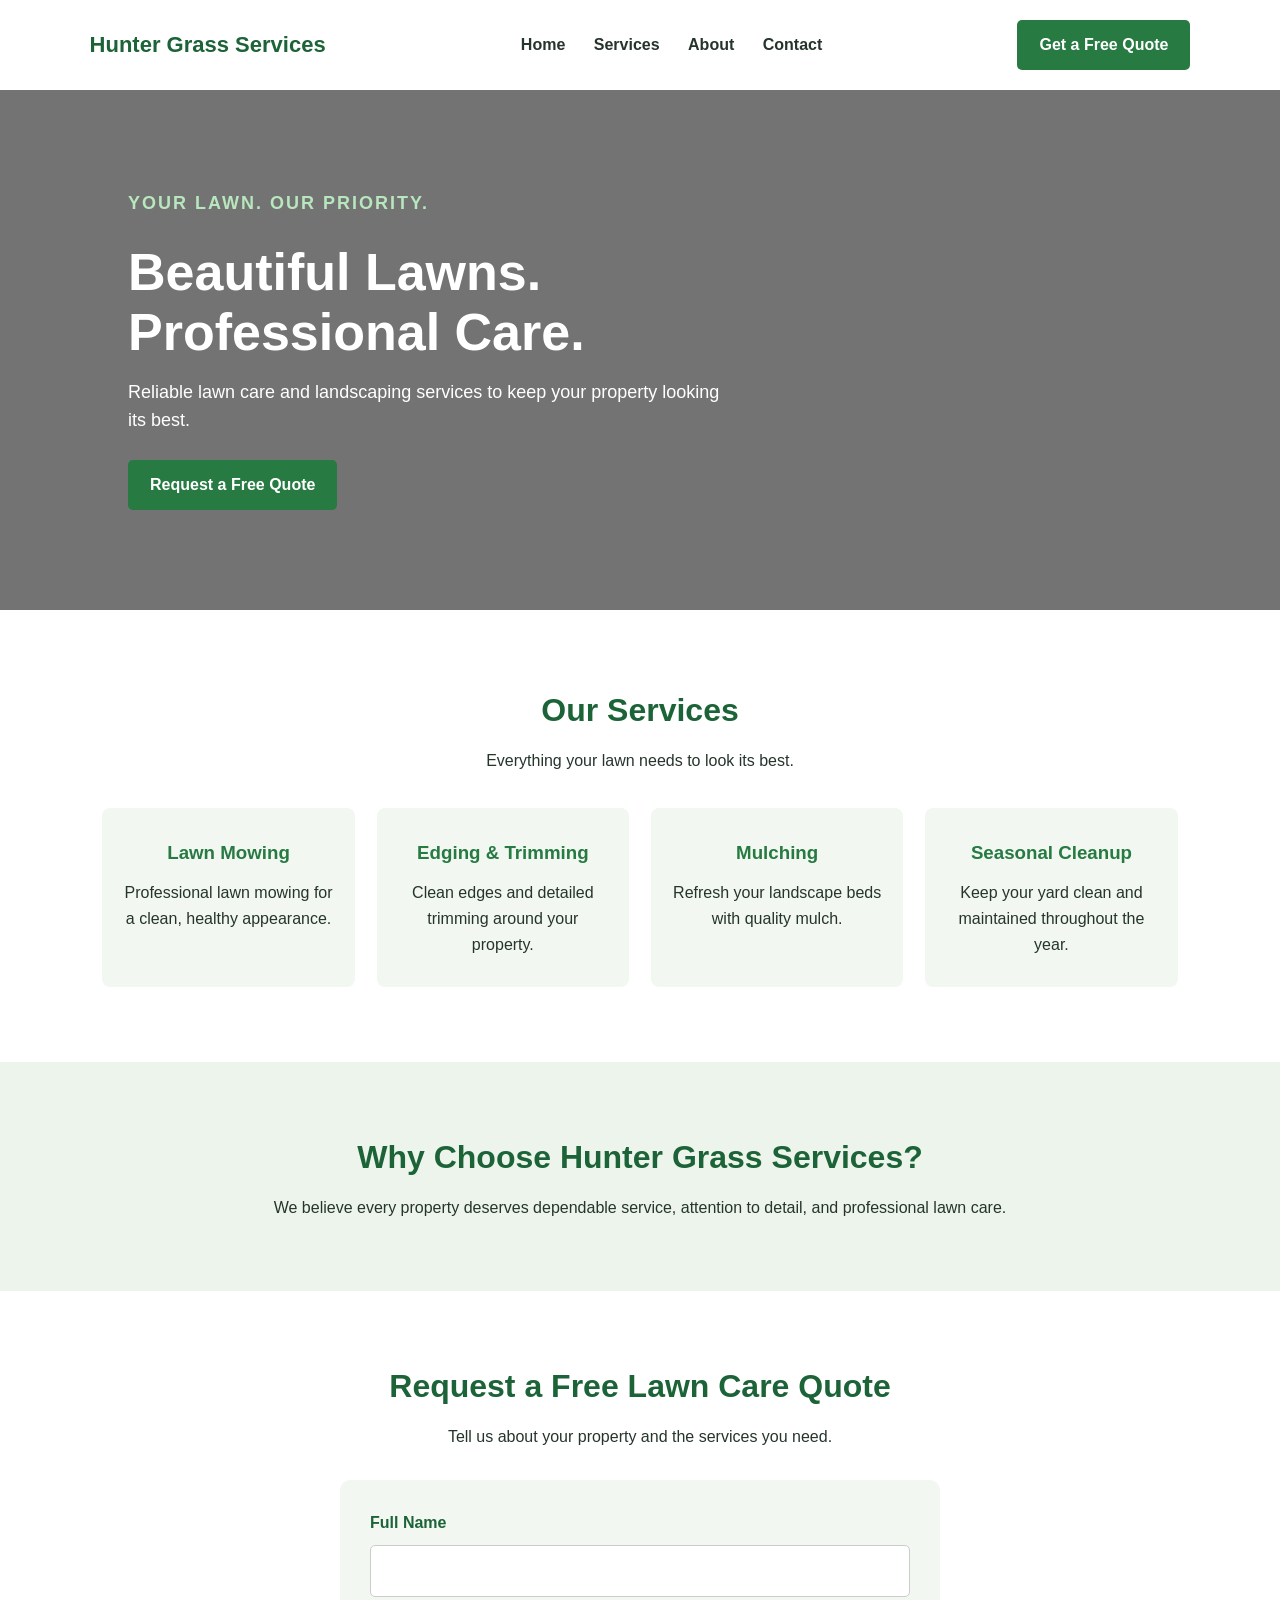
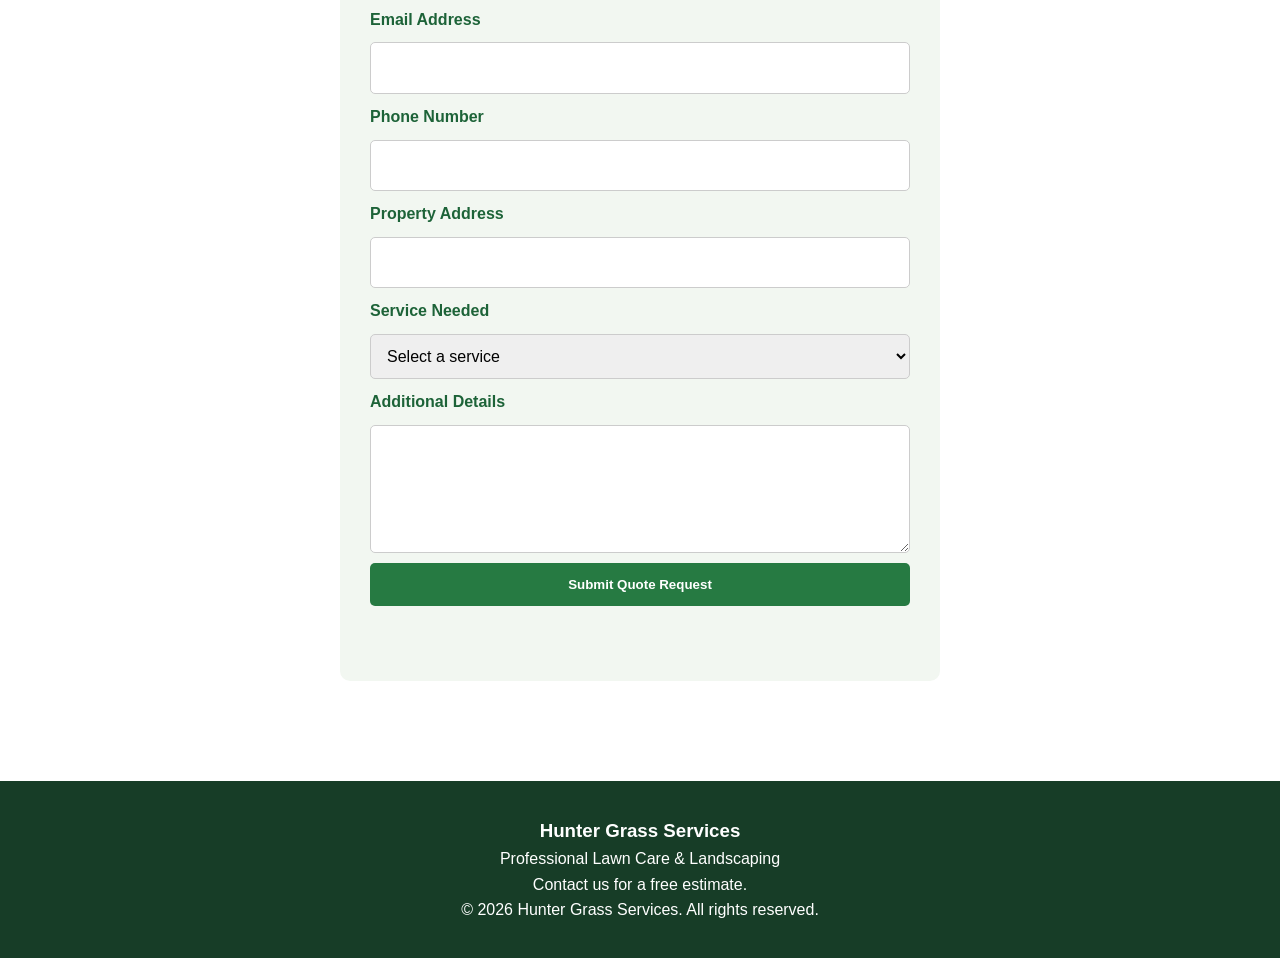
<file: wwwroot/index.html>
<!DOCTYPE html>
<html lang="en">
<head>
    <meta charset="UTF-8">
    <meta name="viewport" content="width=device-width, initial-scale=1.0">
    <title>Hunter Grass Services | Professional Lawn Care</title>
    <link rel="stylesheet" href="style.css">
</head>
<body>

    <header class="navbar">
        <div class="logo">Hunter Grass Services</div>

        <nav>
            <a href="#home">Home</a>
            <a href="#services">Services</a>
            <a href="#about">About</a>
            <a href="#contact">Contact</a>
        </nav>

        <a href="#quote" class="nav-button">Get a Free Quote</a>
    </header>

    <section class="hero" id="home">
        <div class="hero-content">
            <p class="eyebrow">YOUR LAWN. OUR PRIORITY.</p>

            <h1>Beautiful Lawns.<br>Professional Care.</h1>

            <p>
                Reliable lawn care and landscaping services
                to keep your property looking its best.
            </p>

            <a href="#quote" class="primary-button">
                Request a Free Quote
            </a>
        </div>
    </section>

    <section class="services" id="services">
        <h2>Our Services</h2>
        <p>Everything your lawn needs to look its best.</p>

        <div class="service-grid">
            <div class="service-card">
                <h3>Lawn Mowing</h3>
                <p>Professional lawn mowing for a clean, healthy appearance.</p>
            </div>

            <div class="service-card">
                <h3>Edging & Trimming</h3>
                <p>Clean edges and detailed trimming around your property.</p>
            </div>

            <div class="service-card">
                <h3>Mulching</h3>
                <p>Refresh your landscape beds with quality mulch.</p>
            </div>

            <div class="service-card">
                <h3>Seasonal Cleanup</h3>
                <p>Keep your yard clean and maintained throughout the year.</p>
            </div>
        </div>
    </section>

    <section class="about" id="about">
        <h2>Why Choose Hunter Grass Services?</h2>
        <p>
            We believe every property deserves dependable service,
            attention to detail, and professional lawn care.
        </p>
    </section>

    
<section class="quote" id="quote">
    <h2>Request a Free Lawn Care Quote</h2>
    <p>Tell us about your property and the services you need.</p>

    <form id="quoteForm" class="quote-form">

        <label for="customerName">Full Name</label>
        <input type="text" id="customerName"
               name="customerName" required>

        <label for="email">Email Address</label>
        <input type="email" id="email"
               name="email" required>

        <label for="phone">Phone Number</label>
        <input type="tel" id="phone"
               name="phone" required>

        <label for="address">Property Address</label>
        <input type="text" id="address"
               name="address" required>

        <label for="service">Service Needed</label>
        <select id="service" name="service" required>
            <option value="">Select a service</option>
            <option value="Lawn Mowing">Lawn Mowing</option>
            <option value="Edging & Trimming">Edging & Trimming</option>
            <option value="Mulching">Mulching</option>
            <option value="Seasonal Cleanup">Seasonal Cleanup</option>
        </select>

        <label for="message">Additional Details</label>
        <textarea id="message" name="message"
                  rows="4"></textarea>

        <button type="submit" class="primary-button">
            Submit Quote Request
        </button>

        <p id="formMessage" role="status" aria-live="polite"></p>

    </form>
</section>


    <footer id="contact">
        <h3>Hunter Grass Services</h3>
        <p>Professional Lawn Care & Landscaping</p>
        <p>Contact us for a free estimate.</p>
        <p>&copy; 2026 Hunter Grass Services. All rights reserved.</p>
    </footer>

    <script src="js/app.js" defer></script>

</body>
</html>
</file>
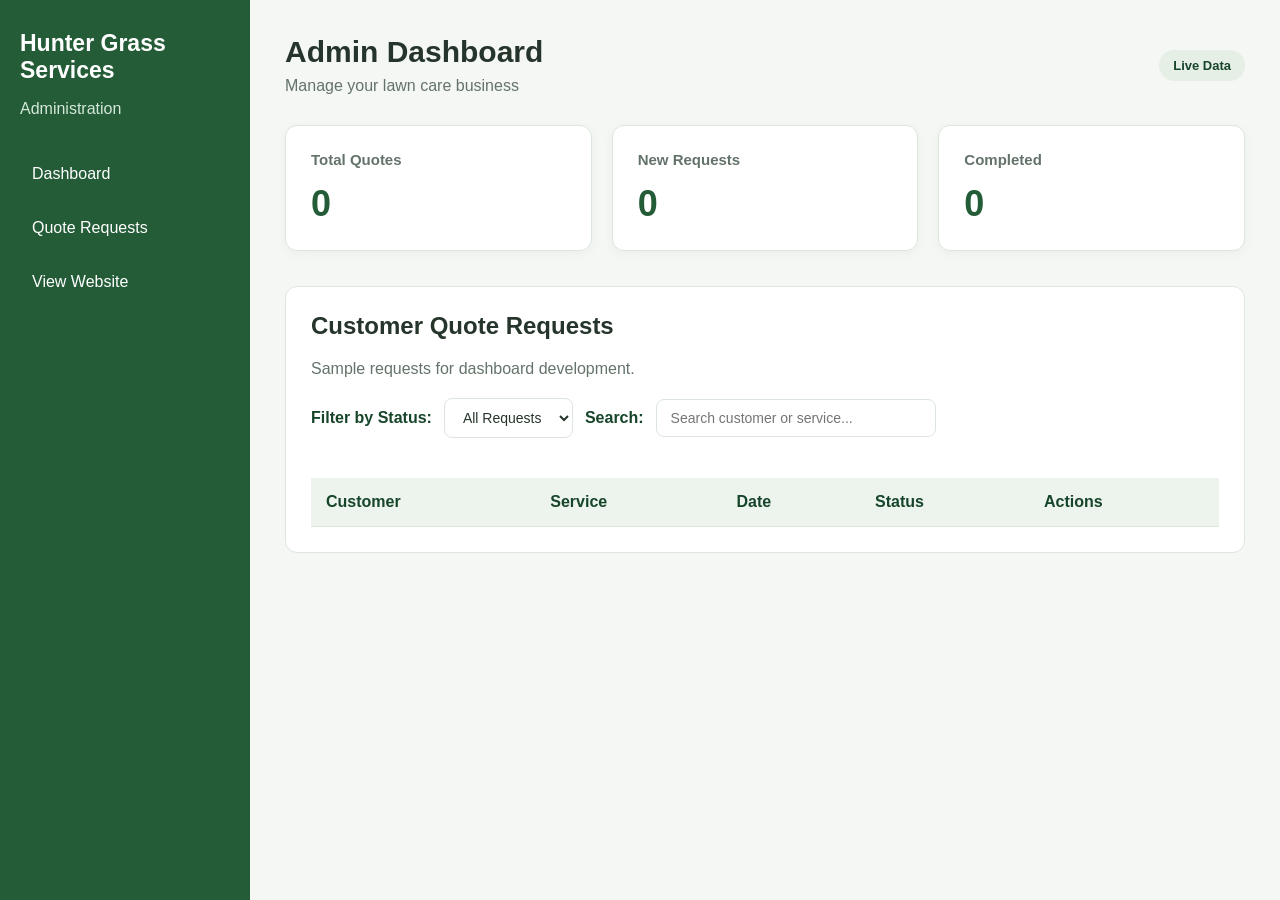
<file: wwwroot/admin/index.html>
<!DOCTYPE html>
<html lang="en">
<head>
    <meta charset="UTF-8">
    <meta name="viewport"
          content="width=device-width, initial-scale=1.0">

    <title>Admin Dashboard | Hunter Grass Services</title>

    <link rel="stylesheet" href="admin.css">
    <script src="admin.js" defer></script>
</head>
<body>

    <!-- =====================================
         Dashboard Layout
         ===================================== -->

    <div class="dashboard-container">

        <!-- Sidebar Navigation -->

        <aside class="sidebar">

            <h2>Hunter Grass Services</h2>

            <p>Administration</p>

            <nav aria-label="Admin navigation">

                <a href="#dashboard">Dashboard</a>

                <a href="#quotes">Quote Requests</a>

                <a href="/">View Website</a>

            </nav>

        </aside>

        <!-- =================================
             Main Dashboard
             ================================= -->

        <main class="main-content" id="dashboard">

            <!-- Dashboard Header -->

            <header class="dashboard-header">

                <div>

                    <h1>Admin Dashboard</h1>

                    <p>Manage your lawn care business</p>

                </div>

                <!-- Header Actions -->

                <div class="header-actions">

                    <span class="demo-label">
                        Demo Mode
                    </span>

                    <button
                        type="button"
                        id="resetDemo"
                        class="reset-demo-button">
                        Reset Demo
                    </button>

                </div>

            </header>

            <!-- =================================
                 Dashboard Statistics
                 ================================= -->

            <section class="stats"
                     aria-label="Dashboard statistics">

                <!-- Total Quotes -->

                <div class="stat-card">

                    <h3>Total Quotes</h3>

                    <p id="totalQuotes">0</p>

                </div>

                <!-- New Requests -->

                <div class="stat-card">

                    <h3>New Requests</h3>

                    <p id="newQuotes">0</p>

                </div>

                <!-- Completed Quotes -->

                <div class="stat-card">

                    <h3>Completed</h3>

                    <p id="completedQuotes">0</p>

                </div>

            </section>

            <!-- =================================
                 Customer Quote Requests
                 ================================= -->

            <section class="quotes-section" id="quotes">

                <h2>Customer Quote Requests</h2>

                <p>
                    Sample requests for dashboard development.
                </p>

                <!-- Status Filter and Search -->

                <div class="filter-container">

                    <label for="statusFilter">
                        Filter by Status:
                    </label>

                    <select id="statusFilter">

                        <option value="All">
                            All Requests
                        </option>

                        <option value="New">
                            New
                        </option>

                        <option value="Contacted">
                            Contacted
                        </option>

                        <option value="Completed">
                            Completed
                        </option>

                    </select>

                    <!-- Customer Search -->

                    <label for="searchInput">
                        Search:
                    </label>

                    <input
                        type="search"
                        id="searchInput"
                        placeholder="Search customer or service..."
                    >

                </div>

                <!-- Quote Requests Table -->

                <div class="table-wrapper">

                    <table>

                        <thead>

                            <tr>

                                <th scope="col">Customer</th>

                                <th scope="col">Service</th>

                                <th scope="col">Date</th>

                                <th scope="col">Status</th>

                                <th scope="col">Actions</th>

                            </tr>

                        </thead>

                        <tbody id="quotesTable">

                            <!-- JavaScript will insert sample rows -->

                        </tbody>

                    </table>

                </div>

            </section>

        </main>

    </div>

    <!-- =====================================
         Quote Details Popup
         ===================================== -->

    <dialog
        id="quoteDetailsDialog"
        class="quote-dialog"
        aria-labelledby="detailsTitle">

        <!-- Popup Header -->

        <div class="dialog-header">

            <h2 id="detailsTitle">
                Quote Request Details
            </h2>

            <button
                type="button"
                id="closeDetails"
                class="close-button"
                aria-label="Close quote details">
                &times;
            </button>

        </div>

        <!-- =================================
             Popup Content
             ================================= -->

        <div class="dialog-content">

            <!-- Quote ID -->

            <p>
                <strong>Quote ID:</strong>
                <span id="detailId"></span>
            </p>

            <!-- Customer Name -->

            <p>
                <strong>Customer:</strong>
                <span id="detailCustomer"></span>
            </p>

            <!-- Customer Email -->

            <p>
                <strong>Email:</strong>
                <span id="detailEmail"></span>
            </p>

            <!-- Customer Phone -->

            <p>
                <strong>Phone:</strong>
                <span id="detailPhone"></span>
            </p>

            <!-- Customer Address -->

            <p>
                <strong>Address:</strong>
                <span id="detailAddress"></span>
            </p>

            <!-- Requested Service -->

            <p>
                <strong>Service:</strong>
                <span id="detailService"></span>
            </p>

            <!-- Request Date -->

            <p>
                <strong>Date:</strong>
                <span id="detailDate"></span>
            </p>

            <!-- Current Quote Status -->

            <p>
                <strong>Status:</strong>
                <span id="detailStatus"></span>
            </p>

            <!-- =================================
                 Update Quote Status
                 ================================= -->

            <div class="status-update-container">

                <label for="updateStatus">
                    Update Quote Status:
                </label>

                <select id="updateStatus">

                    <option value="New">
                        New
                    </option>

                    <option value="Contacted">
                        Contacted
                    </option>

                    <option value="Completed">
                        Completed
                    </option>

                </select>

                <!-- Save Status Button -->

                <button
                    type="button"
                    id="saveStatus">
                    Save Status
                </button>

                <!-- Status Update Confirmation -->

                <p
                    id="statusUpdateMessage"
                    role="status"
                    aria-live="polite">
                </p>

            </div>

            <!-- Customer Message -->

            <p>
                <strong>Customer Message:</strong>
            </p>

            <p id="detailMessage"></p>

        </div>

        <!-- =================================
             Popup Footer
             ================================= -->

        <div class="dialog-footer">

            <button
                type="button"
                id="closeDetailsFooter">
                Close Details
            </button>

        </div>

    </dialog>

</body>
</html>
</file>
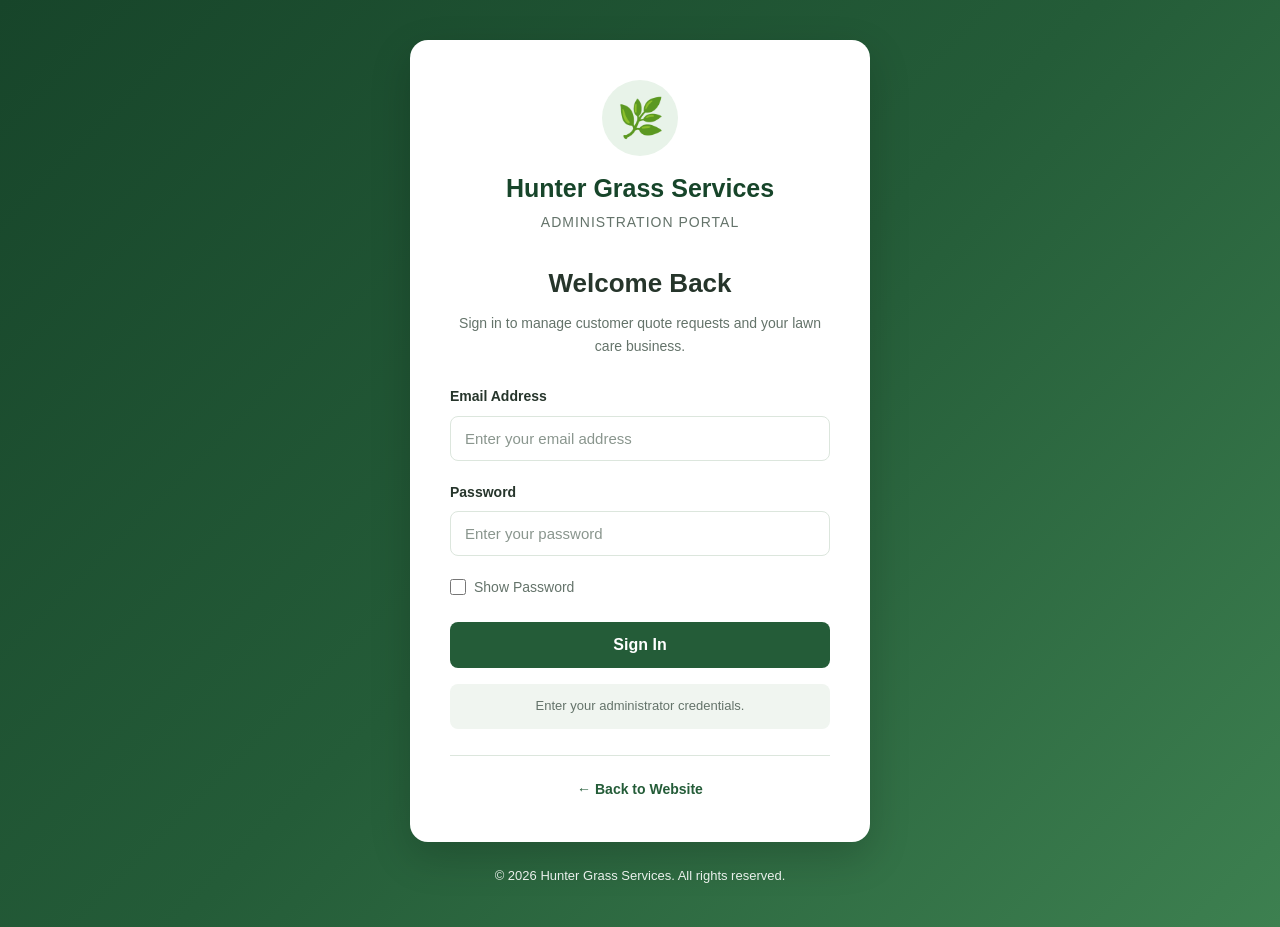
<file: wwwroot/admin/login/index.html>
<!DOCTYPE html>
<html lang="en">
<head>
    <meta charset="UTF-8">

    <meta name="viewport"
          content="width=device-width, initial-scale=1.0">

    <title>Administrator Login | Hunter Grass Services</title>

    <!-- Website Favicon -->
    <link rel="icon"
          type="image/svg+xml"
          href="/favicon.svg">

    <!-- Login Stylesheet -->
    <link rel="stylesheet" href="login.css">

    <!-- Login JavaScript -->
    <script src="login.js" defer></script>
</head>

<body>

    <!-- =========================================
         ADMINISTRATOR LOGIN PAGE
    ========================================== -->

    <main class="login-page">

        <section class="login-card">

            <!-- =========================================
                 COMPANY BRANDING
            ========================================== -->

            <div class="login-brand">

                <div class="brand-icon" aria-hidden="true">
                    🌿
                </div>

                <h1>Hunter Grass Services</h1>

                <p>Administration Portal</p>

            </div>

            <!-- =========================================
                 LOGIN HEADING
            ========================================== -->

            <div class="login-heading">

                <h2>Welcome Back</h2>

                <p>
                    Sign in to manage customer quote requests
                    and your lawn care business.
                </p>

            </div>

            <!-- =========================================
                 ADMINISTRATOR LOGIN FORM
            ========================================== -->

            <form id="loginForm" method="post">

                <!-- Email Address -->

                <div class="form-group">

                    <label for="email">
                        Email Address
                    </label>

                    <input
                        type="email"
                        id="email"
                        name="email"
                        placeholder="Enter your email address"
                        autocomplete="username"
                        maxlength="254"
                        required
                    >

                </div>

                <!-- Password -->

                <div class="form-group">

                    <label for="password">
                        Password
                    </label>

                    <input
                        type="password"
                        id="password"
                        name="password"
                        placeholder="Enter your password"
                        autocomplete="current-password"
                        maxlength="256"
                        required
                    >

                </div>

                <!-- Show Password Option -->

                <div class="form-options">

                    <label class="show-password">

                        <input
                            type="checkbox"
                            id="showPassword"
                        >

                        Show Password

                    </label>

                </div>

                <!-- Sign In Button -->

                <button
                    type="submit"
                    id="loginButton"
                    class="login-button"
                    disabled
                >
                    Sign In
                </button>

                <!-- Login Status Message -->

                <p
                    id="loginMessage"
                    class="login-message"
                    role="status"
                    aria-live="polite"
                >
                    Loading secure login...
                </p>

            </form>

            <!-- =========================================
                 RETURN TO PUBLIC WEBSITE
            ========================================== -->

            <div class="login-footer">

                <a href="/">
                    &larr; Back to Website
                </a>

            </div>

        </section>

        <!-- =========================================
             PAGE FOOTER
        ========================================== -->

        <footer class="page-footer">

            <p>
                &copy; 2026 Hunter Grass Services.
                All rights reserved.
            </p>

        </footer>

    </main>

</body>
</html>
</file>
<file: wwwroot/style.css>
* {
    margin: 0;
    padding: 0;
    box-sizing: border-box;
}

body {
    font-family: Arial, sans-serif;
    color: #26352b;
    line-height: 1.6;
}

.navbar {
    display: flex;
    justify-content: space-between;
    align-items: center;
    padding: 20px 7%;
    background: #ffffff;
}

.logo {
    font-size: 22px;
    font-weight: bold;
    color: #1d6338;
}

nav a {
    text-decoration: none;
    color: #26352b;
    margin: 0 12px;
    font-weight: 600;
}

.nav-button,
.primary-button {
    display: inline-block;
    background: #267a42;
    color: white;
    padding: 12px 22px;
    border-radius: 5px;
    text-decoration: none;
    font-weight: bold;
}

.hero {
    min-height: 520px;
    display: flex;
    align-items: center;
    padding: 70px 10%;
    color: white;
    background:
        linear-gradient(rgba(0, 0, 0, 0.55), rgba(0, 0, 0, 0.55)),
        url("https://images.unsplash.com/photo-1558904541-efa843a96f01?auto=format&fit=crop&w=1800&q=80")
        center/cover no-repeat;
}

.hero-content {
    max-width: 600px;
}

.eyebrow {
    color: #b8e6bd;
    font-weight: bold;
    letter-spacing: 2px;
}

.hero h1 {
    font-size: 52px;
    line-height: 1.15;
    margin: 15px 0;
}

.hero p {
    margin-bottom: 25px;
    font-size: 18px;
}

.services {
    padding: 75px 8%;
    text-align: center;
}

.services h2,
.about h2,
.quote h2 {
    font-size: 32px;
    color: #1d6338;
    margin-bottom: 12px;
}

.service-grid {
    display: grid;
    grid-template-columns: repeat(4, 1fr);
    gap: 22px;
    margin-top: 35px;
}

.service-card {
    padding: 30px 20px;
    background: #f2f7f1;
    border-radius: 8px;
}

.service-card h3 {
    color: #267a42;
    margin-bottom: 12px;
}

.about {
    padding: 70px 12%;
    text-align: center;
    background: #edf4ec;
}

.quote {
    padding: 70px 20px;
    text-align: center;
}

.quote p {
    margin-bottom: 25px;
}

footer {
    background: #173d27;
    color: white;
    text-align: center;
    padding: 35px 20px;
}

@media (max-width: 850px) {
    .navbar {
        flex-wrap: wrap;
        gap: 15px;
    }

    nav {
        width: 100%;
    }

    nav a {
        display: inline-block;
        margin: 5px 10px 5px 0;
    }

    .service-grid {
        grid-template-columns: repeat(2, 1fr);
    }

    .hero h1 {
        font-size: 40px;
    }
}

@media (max-width: 500px) {
    .service-grid {
        grid-template-columns: 1fr;
    }

    .hero h1 {
        font-size: 34px;
    }
}


/* Quote Request Form */

.quote-form {
    display: flex;
    flex-direction: column;
    gap: 10px;
    max-width: 600px;
    margin: 30px auto;
    padding: 30px;
    background-color: #f2f7f1;
    border-radius: 10px;
    text-align: left;
}

.quote-form label {
    display: block;
    font-weight: bold;
    color: #1d6338;
}

.quote-form input,
.quote-form select,
.quote-form textarea {
    display: block;
    width: 100%;
    padding: 12px;
    border: 1px solid #cccccc;
    border-radius: 5px;
    font: inherit;
}

.quote-form input:focus,
.quote-form select:focus,
.quote-form textarea:focus {
    outline: 2px solid #267a42;
}

.quote-form button {
    width: 100%;
    padding: 14px;
    border: none;
    cursor: pointer;
}

.quote-form button:hover {
    background-color: #185c30;
}

#formMessage {
    text-align: center;
    color: #1d6338;
    font-weight: bold;
    margin-top: 10px;
}

@media (max-width: 600px) {
    .quote-form {
        padding: 20px;
        margin: 20px 12px;
    }
}
</file>
<file: wwwroot/admin/admin.css>
/* =========================================
   HUNTER GRASS SERVICES ADMIN DASHBOARD
   ========================================= */


/* =========================================
   COLOR VARIABLES
   ========================================= */

:root {
    --primary: #245c38;
    --primary-dark: #17452a;
    --background: #f4f7f4;
    --white: #ffffff;
    --text: #26352b;
    --muted: #64736a;
    --border: #dce6dd;

    --danger: #dc2626;
    --danger-dark: #b91c1c;
    --success: #15803d;
}


/* =========================================
   GLOBAL STYLES
   ========================================= */

* {
    box-sizing: border-box;
}

body {
    margin: 0;
    font-family: Arial, Helvetica, sans-serif;
    background: var(--background);
    color: var(--text);
}

button,
input,
select {
    font-family: inherit;
}


/* =========================================
   MAIN DASHBOARD LAYOUT
   ========================================= */

.dashboard-container {
    display: flex;
    min-height: 100vh;
}


/* =========================================
   SIDEBAR NAVIGATION
   ========================================= */

.sidebar {
    width: 250px;
    flex-shrink: 0;
    background: var(--primary);
    color: var(--white);
    padding: 30px 20px;
}

.sidebar h2 {
    margin: 0 0 10px;
    font-size: 23px;
}

.sidebar p {
    color: #d5e8d9;
    margin-bottom: 35px;
}

.sidebar nav {
    display: flex;
    flex-direction: column;
    gap: 12px;
}

.sidebar a {
    display: block;
    color: var(--white);
    text-decoration: none;
    padding: 12px;
    border-radius: 8px;
    transition: background-color 0.2s ease;
}

.sidebar a:hover,
.sidebar a:focus-visible {
    background: var(--primary-dark);
}


/* =========================================
   MAIN CONTENT
   ========================================= */

.main-content {
    flex: 1;
    min-width: 0;
    padding: 35px;
}


/* =========================================
   DASHBOARD HEADER
   ========================================= */

.dashboard-header {
    display: flex;
    justify-content: space-between;
    align-items: center;
    flex-wrap: wrap;
    gap: 20px;
    margin-bottom: 30px;
}

.dashboard-header h1 {
    margin: 0 0 8px;
    font-size: 30px;
}

.dashboard-header p {
    color: var(--muted);
    margin: 0;
}


/* =========================================
   HEADER ACTIONS
   ========================================= */

.header-actions {
    display: flex;
    align-items: center;
    flex-wrap: wrap;
    gap: 12px;
}


/* Demo Mode Label */

.demo-label {
    background: #e5efe6;
    color: var(--primary-dark);
    padding: 8px 14px;
    border-radius: 20px;
    font-size: 13px;
    font-weight: bold;
    white-space: nowrap;
}


/* =========================================
   RESET DEMO BUTTON
   ========================================= */

.reset-demo-button {
    background: var(--primary);
    color: var(--white);
    border: none;
    border-radius: 8px;
    padding: 10px 18px;
    font-size: 14px;
    font-weight: 600;
    cursor: pointer;
    white-space: nowrap;
    transition: background-color 0.2s ease;
}

.reset-demo-button:hover {
    background: var(--primary-dark);
}

.reset-demo-button:focus-visible {
    outline: 3px solid #86efac;
    outline-offset: 3px;
}

.reset-demo-button:disabled {
    background: #9ca3af;
    cursor: not-allowed;
    opacity: 0.7;
}


/* =========================================
   ADMINISTRATOR LOGOUT
   ========================================= */

.logout-button {
    background-color: var(--danger);
    color: var(--white);
    border: none;
    border-radius: 8px;
    padding: 10px 18px;
    font-size: 14px;
    font-weight: 600;
    cursor: pointer;
    white-space: nowrap;
    transition: background-color 0.2s ease;
}

.logout-button:hover {
    background-color: var(--danger-dark);
}

.logout-button:focus-visible {
    outline: 3px solid #fca5a5;
    outline-offset: 3px;
}

.logout-button:disabled {
    background-color: #9ca3af;
    cursor: not-allowed;
    opacity: 0.7;
}


/* Logout Status Message */

.logout-message {
    margin: 10px 0 20px;
    font-size: 14px;
    font-weight: 500;
    color: var(--muted);
    overflow-wrap: anywhere;
}

.logout-message:empty {
    margin: 0;
}

.logout-message.success {
    color: var(--success);
}

.logout-message.error {
    color: var(--danger);
}


/* =========================================
   DASHBOARD STATISTICS
   ========================================= */

.stats {
    display: grid;
    grid-template-columns: repeat(3, minmax(0, 1fr));
    gap: 20px;
    margin-bottom: 35px;
}

.stat-card {
    background: var(--white);
    border: 1px solid var(--border);
    border-radius: 12px;
    padding: 25px;
    box-shadow: 0 3px 12px rgba(0, 0, 0, 0.04);
}

.stat-card h3 {
    color: var(--muted);
    font-size: 15px;
    margin: 0 0 15px;
}

.stat-card p {
    font-size: 36px;
    font-weight: bold;
    color: var(--primary);
    margin: 0;
}


/* =========================================
   CUSTOMER QUOTE REQUESTS
   ========================================= */

.quotes-section {
    background: var(--white);
    border: 1px solid var(--border);
    border-radius: 12px;
    padding: 25px;
}

.quotes-section h2 {
    margin-top: 0;
}

.quotes-section > p {
    color: var(--muted);
}


/* =========================================
   STATUS FILTER AND CUSTOMER SEARCH
   ========================================= */

.filter-container {
    display: flex;
    align-items: center;
    flex-wrap: wrap;
    gap: 12px;
    margin: 20px 0;
}

.filter-container label {
    font-weight: bold;
    color: var(--primary-dark);
}


/* Status Dropdown */

.filter-container select {
    padding: 10px 14px;
    border: 1px solid var(--border);
    border-radius: 8px;
    background: var(--white);
    color: var(--text);
    font-size: 14px;
    cursor: pointer;
}

.filter-container select:focus {
    outline: 2px solid var(--primary);
    outline-offset: 2px;
}


/* Customer Search Input */

.filter-container input {
    padding: 10px 14px;
    border: 1px solid var(--border);
    border-radius: 8px;
    background: var(--white);
    color: var(--text);
    font-size: 14px;
    width: 280px;
    max-width: 100%;
}

.filter-container input:focus {
    outline: 2px solid var(--primary);
    outline-offset: 2px;
}


/* =========================================
   QUOTE REQUESTS TABLE
   ========================================= */

.table-wrapper {
    width: 100%;
    overflow-x: auto;
}

table {
    width: 100%;
    border-collapse: collapse;
    margin-top: 20px;
}

th,
td {
    padding: 15px;
    text-align: left;
    border-bottom: 1px solid var(--border);
}

th {
    background: #edf4ee;
    color: var(--primary-dark);
}

tbody tr:hover {
    background: #f8fbf8;
}


/* Empty Search Results */

.no-results {
    text-align: center;
    color: var(--muted);
    padding: 25px;
}


/* =========================================
   QUOTE STATUS BADGES
   ========================================= */

.status-badge {
    display: inline-block;
    padding: 6px 12px;
    border-radius: 20px;
    font-size: 12px;
    font-weight: bold;
    white-space: nowrap;
}


/* New Requests */

.status-new {
    background: #fff3cd;
    color: #856404;
}


/* Contacted Requests */

.status-contacted {
    background: #dbeafe;
    color: #1e40af;
}


/* Completed Requests */

.status-completed {
    background: #dcfce7;
    color: #166534;
}


/* =========================================
   VIEW DETAILS BUTTON
   ========================================= */

.view-details-button {
    background: var(--primary);
    color: var(--white);
    border: none;
    border-radius: 8px;
    padding: 8px 14px;
    font-size: 13px;
    font-weight: bold;
    cursor: pointer;
    white-space: nowrap;
    transition: background-color 0.2s ease;
}

.view-details-button:hover {
    background: var(--primary-dark);
}


/* =========================================
   QUOTE DETAILS POPUP
   ========================================= */

.quote-dialog {
    width: 550px;
    max-width: 90%;
    max-height: 90vh;
    overflow-y: auto;
    margin: auto;
    padding: 0;
    border: none;
    border-radius: 14px;
    background: var(--white);
    color: var(--text);
    box-shadow: 0 15px 40px rgba(0, 0, 0, 0.25);
}


/* Dark Background Behind Popup */

.quote-dialog::backdrop {
    background: rgba(0, 0, 0, 0.5);
}


/* =========================================
   POPUP HEADER
   ========================================= */

.dialog-header {
    display: flex;
    justify-content: space-between;
    align-items: center;
    gap: 15px;
    padding: 20px 25px;
    background: var(--primary);
    color: var(--white);
}

.dialog-header h2 {
    margin: 0;
    font-size: 22px;
}


/* Close X Button */

.close-button {
    background: transparent;
    color: var(--white);
    border: none;
    font-size: 28px;
    cursor: pointer;
    padding: 0 5px;
    transition: opacity 0.2s ease;
}

.close-button:hover {
    opacity: 0.7;
}


/* =========================================
   POPUP CONTENT
   ========================================= */

.dialog-content {
    padding: 25px;
}

.dialog-content p {
    margin: 0 0 16px;
    line-height: 1.6;
    overflow-wrap: anywhere;
}

.dialog-content strong {
    color: var(--primary-dark);
}


/* Customer Message */

#detailMessage {
    background: var(--background);
    border: 1px solid var(--border);
    border-radius: 8px;
    padding: 15px;
    white-space: pre-wrap;
}


/* =========================================
   UPDATE QUOTE STATUS
   ========================================= */

.status-update-container {
    background: var(--background);
    border: 1px solid var(--border);
    border-radius: 10px;
    padding: 18px;
    margin: 20px 0;
}


/* Status Update Label */

.status-update-container label {
    display: block;
    font-weight: bold;
    color: var(--primary-dark);
    margin-bottom: 10px;
}


/* Status Dropdown */

#updateStatus {
    width: 100%;
    padding: 10px 14px;
    margin-bottom: 12px;
    border: 1px solid var(--border);
    border-radius: 8px;
    background: var(--white);
    color: var(--text);
    font-size: 14px;
    cursor: pointer;
}

#updateStatus:focus {
    outline: 2px solid var(--primary);
    outline-offset: 2px;
}


/* Save Status Button */

#saveStatus {
    width: 100%;
    background: var(--primary);
    color: var(--white);
    border: none;
    border-radius: 8px;
    padding: 11px 18px;
    font-size: 14px;
    font-weight: bold;
    cursor: pointer;
    transition: background-color 0.2s ease;
}

#saveStatus:hover {
    background: var(--primary-dark);
}

#saveStatus:disabled {
    background: #9ca3af;
    cursor: not-allowed;
    opacity: 0.7;
}


/* Status Update Confirmation */

#statusUpdateMessage {
    color: var(--primary-dark);
    font-size: 14px;
    font-weight: bold;
    margin: 12px 0 0;
}

#statusUpdateMessage:empty {
    margin: 0;
}


/* =========================================
   POPUP FOOTER
   ========================================= */

.dialog-footer {
    display: flex;
    justify-content: flex-end;
    padding: 15px 25px;
    border-top: 1px solid var(--border);
}


/* Close Details Button */

#closeDetailsFooter {
    background: var(--primary);
    color: var(--white);
    border: none;
    border-radius: 8px;
    padding: 10px 20px;
    font-weight: bold;
    cursor: pointer;
    transition: background-color 0.2s ease;
}

#closeDetailsFooter:hover {
    background: var(--primary-dark);
}


/* =========================================
   KEYBOARD ACCESSIBILITY
   ========================================= */

.view-details-button:focus-visible,
.close-button:focus-visible,
#closeDetailsFooter:focus-visible,
#saveStatus:focus-visible {
    outline: 2px solid #e6a700;
    outline-offset: 3px;
}


/* =========================================
   RESPONSIVE DESIGN - TABLETS
   ========================================= */

@media (max-width: 900px) {

    .sidebar {
        width: 210px;
    }

    .main-content {
        padding: 25px;
    }

    .stats {
        grid-template-columns: 1fr;
    }

    .dashboard-header {
        align-items: flex-start;
    }

    .header-actions {
        gap: 10px;
    }
}


/* =========================================
   RESPONSIVE DESIGN - MOBILE DEVICES
   ========================================= */

@media (max-width: 650px) {

    /* Dashboard Layout */

    .dashboard-container {
        flex-direction: column;
    }

    /* Sidebar */

    .sidebar {
        width: 100%;
        padding: 20px;
    }

    .sidebar nav {
        flex-direction: row;
        flex-wrap: wrap;
    }

    /* Main Content */

    .main-content {
        padding: 20px;
    }

    /* Dashboard Header */

    .dashboard-header {
        align-items: flex-start;
        flex-direction: column;
        gap: 15px;
    }

    .dashboard-header h1 {
        font-size: 25px;
    }

    /* Header Actions */

    .header-actions {
        width: 100%;
        flex-wrap: wrap;
        gap: 10px;
    }

    .reset-demo-button,
    .logout-button {
        padding: 10px 14px;
        font-size: 13px;
    }

    /* Dashboard Statistics */

    .stats {
        gap: 15px;
        margin-bottom: 25px;
    }

    .stat-card {
        padding: 20px;
    }

    /* Quote Requests */

    .quotes-section {
        padding: 15px;
    }

    /* Customer Search and Filter */

    .filter-container {
        align-items: stretch;
        flex-direction: column;
    }

    .filter-container input,
    .filter-container select {
        width: 100%;
    }

    /* Quote Table */

    th,
    td {
        padding: 12px;
    }

    /* Responsive Quote Details Popup */

    .quote-dialog {
        max-width: 95%;
    }

    .dialog-header {
        padding: 15px;
    }

    .dialog-header h2 {
        font-size: 18px;
    }

    .dialog-content {
        padding: 15px;
    }

    .dialog-footer {
        padding: 15px;
    }

    .status-update-container {
        padding: 15px;
    }
}


/* =========================================
   REDUCED MOTION ACCESSIBILITY
   ========================================= */

@media (prefers-reduced-motion: reduce) {

    *,
    *::before,
    *::after {
        transition: none !important;
    }
}

/* =========================================
   REFRESH QUOTES BUTTON
   ========================================= */

.refresh-quotes-button {
    padding: 10px 16px;
    background-color: #1d6338;
    color: white;
    border: none;
    border-radius: 6px;
    font-size: 14px;
    font-weight: 600;
    cursor: pointer;
    transition: background-color 0.2s ease;
}

.refresh-quotes-button:hover {
    background-color: #144a29;
}

.refresh-quotes-button:focus-visible {
    outline: 3px solid #85c79d;
    outline-offset: 2px;
}

/* =========================================
   LAST REFRESHED TIMESTAMP
   ========================================= */

.last-refreshed {
    display: inline-flex;
    align-items: center;
    font-size: 0.85rem;
    color: #64748b;
    white-space: nowrap;
}


/* =========================================
   STEP 51 - PROFESSIONAL REFRESH STATUS
   ========================================= */

.refresh-status {
    display: inline-flex;
    align-items: center;
    gap: 8px;
    padding: 7px 12px;
    border: 1px solid transparent;
    border-radius: 999px;
    font-size: 0.85rem;
    font-weight: 600;
    line-height: 1.2;
    margin-left: 12px;
    white-space: nowrap;
}

/* Small status indicator dot */

.refresh-status::before {
    content: "";
    display: inline-block;
    width: 8px;
    height: 8px;
    flex-shrink: 0;
    border-radius: 50%;
    background-color: currentColor;
}

/* Refresh in progress */

.refresh-loading {
    color: #2563eb;
    background-color: #eff6ff;
    border-color: #bfdbfe;
}

/* Refresh successful */

.refresh-success {
    color: #16803c;
    background-color: #f0fdf4;
    border-color: #bbf7d0;
}

/* Connection issue */

.refresh-error {
    color: #b42318;
    background-color: #fef2f2;
    border-color: #fecaca;
}

/* Responsive spacing for smaller screens */

@media (max-width: 650px) {
    .refresh-status {
        margin-left: 0;
    }
}
</file>
<file: wwwroot/admin/login/login.css>
/* =========================================
   Hunter Grass Services - Administrator Login
   ========================================= */

/* Color Variables */

:root {
    --primary: #245c38;
    --primary-dark: #17452a;
    --primary-light: #3d8050;
    --white: #ffffff;
    --background: #f4f7f4;
    --text: #26352b;
    --muted: #64736a;
    --border: #dce6dd;
    --danger: #dc2626;
}

/* Reset */

* {
    margin: 0;
    padding: 0;
    box-sizing: border-box;
}

body {
    font-family: Arial, Helvetica, sans-serif;
    color: var(--text);
    background: var(--background);
    line-height: 1.6;
}

/* Login Page */

.login-page {
    min-height: 100vh;
    display: flex;
    flex-direction: column;
    align-items: center;
    justify-content: center;
    padding: 40px 20px;
    background: linear-gradient(
        135deg,
        var(--primary-dark),
        var(--primary),
        var(--primary-light)
    );
}

/* Login Card */

.login-card {
    width: 100%;
    max-width: 460px;
    background: var(--white);
    border-radius: 18px;
    padding: 40px;
    box-shadow: 0 15px 40px rgba(0, 0, 0, 0.18);
}

/* Business Branding */

.login-brand {
    text-align: center;
    margin-bottom: 30px;
}

.brand-icon {
    width: 76px;
    height: 76px;
    display: flex;
    align-items: center;
    justify-content: center;
    margin: 0 auto 16px;
    background: #e8f3e9;
    border-radius: 50%;
    font-size: 38px;
}

.login-brand h1 {
    color: var(--primary-dark);
    font-size: 25px;
    line-height: 1.3;
    margin-bottom: 6px;
}

.login-brand p {
    color: var(--muted);
    font-size: 14px;
    letter-spacing: 1px;
    text-transform: uppercase;
}

/* Login Heading */

.login-heading {
    text-align: center;
    margin-bottom: 28px;
}

.login-heading h2 {
    color: var(--text);
    font-size: 26px;
    margin-bottom: 8px;
}

.login-heading p {
    color: var(--muted);
    font-size: 14px;
    line-height: 1.6;
}

/* Form Groups */

.form-group {
    margin-bottom: 20px;
}

.form-group label {
    display: block;
    font-size: 14px;
    font-weight: bold;
    color: var(--text);
    margin-bottom: 8px;
}

.form-group input {
    width: 100%;
    padding: 13px 14px;
    border: 1px solid var(--border);
    border-radius: 8px;
    background: var(--white);
    color: var(--text);
    font-size: 15px;
    transition:
        border-color 0.2s ease,
        box-shadow 0.2s ease;
}

.form-group input::placeholder {
    color: #8a968e;
}

.form-group input:focus {
    outline: none;
    border-color: var(--primary);
    box-shadow: 0 0 0 3px rgba(36, 92, 56, 0.12);
}

/* Form Options */

.form-options {
    display: flex;
    align-items: center;
    justify-content: space-between;
    margin-bottom: 24px;
}

.show-password {
    display: flex;
    align-items: center;
    gap: 8px;
    color: var(--muted);
    font-size: 14px;
    cursor: pointer;
}

.show-password input {
    width: 16px;
    height: 16px;
    accent-color: var(--primary);
    cursor: pointer;
}

/* Login Button */

.login-button {
    width: 100%;
    padding: 14px;
    border: none;
    border-radius: 8px;
    background: var(--primary);
    color: var(--white);
    font-size: 16px;
    font-weight: bold;
    cursor: pointer;
    transition:
        background 0.2s ease,
        transform 0.2s ease;
}

.login-button:hover:not(:disabled) {
    background: var(--primary-dark);
    transform: translateY(-1px);
}

.login-button:active:not(:disabled) {
    transform: translateY(0);
}

.login-button:focus-visible {
    outline: 3px solid var(--primary-light);
    outline-offset: 3px;
}

.login-button:disabled {
    background: #a5b9a8;
    cursor: not-allowed;
}

/* Login Messages */

.login-message {
    margin-top: 16px;
    padding: 12px;
    border-radius: 8px;
    background: #f0f5f0;
    color: var(--muted);
    font-size: 13px;
    text-align: center;
}

.login-message.error {
    background: #fee2e2;
    color: var(--danger);
}

.login-message.success {
    background: #dcfce7;
    color: var(--primary-dark);
}

/* Login Footer */

.login-footer {
    text-align: center;
    margin-top: 26px;
    padding-top: 20px;
    border-top: 1px solid var(--border);
}

.login-footer a {
    color: var(--primary);
    text-decoration: none;
    font-size: 14px;
    font-weight: bold;
    transition: color 0.2s ease;
}

.login-footer a:hover {
    color: var(--primary-dark);
    text-decoration: underline;
}

/* Page Footer */

.page-footer {
    margin-top: 24px;
    color: var(--white);
    text-align: center;
    font-size: 13px;
    opacity: 0.9;
}

/* Responsive Design */

@media (max-width: 480px) {

    .login-page {
        padding: 24px 15px;
    }

    .login-card {
        padding: 28px 22px;
        border-radius: 14px;
    }

    .login-brand h1 {
        font-size: 22px;
    }

    .login-heading h2 {
        font-size: 24px;
    }

    .brand-icon {
        width: 65px;
        height: 65px;
        font-size: 32px;
    }

    .form-group input {
        font-size: 16px;
    }
}
</file>
